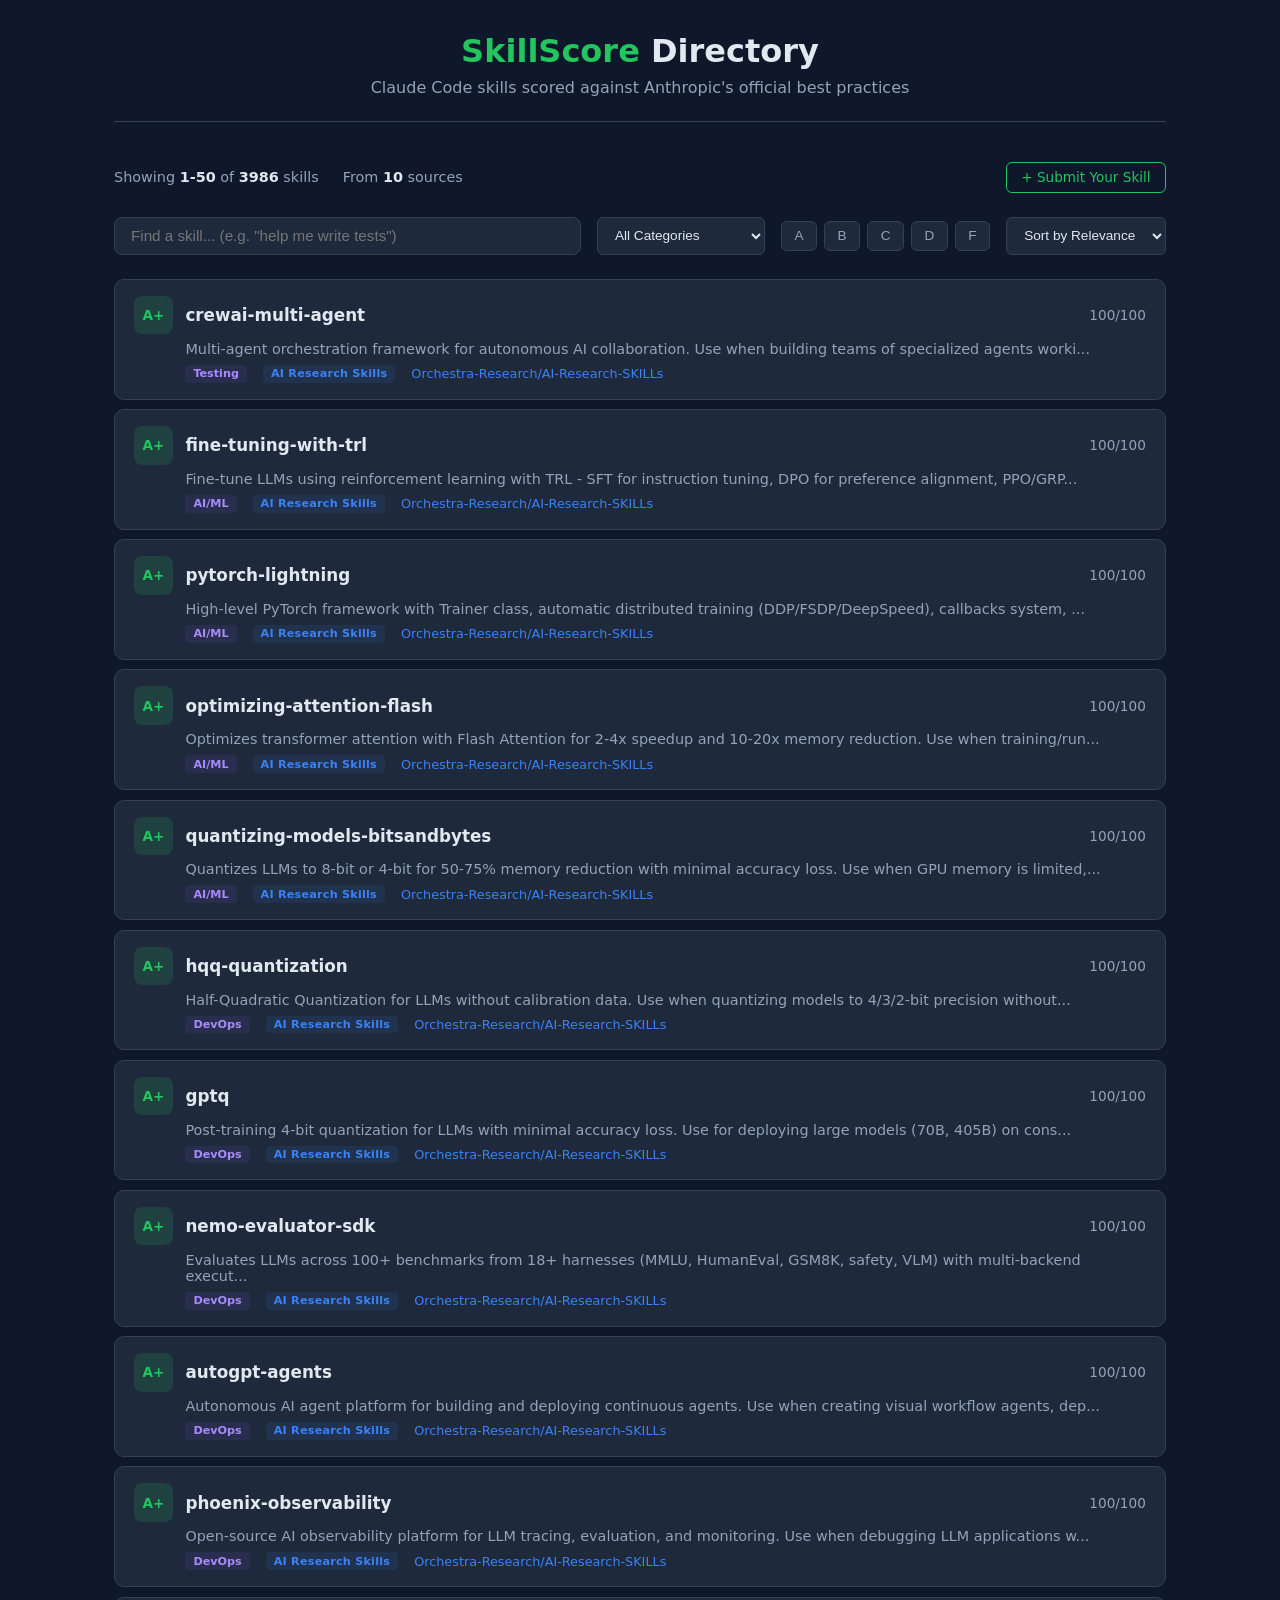
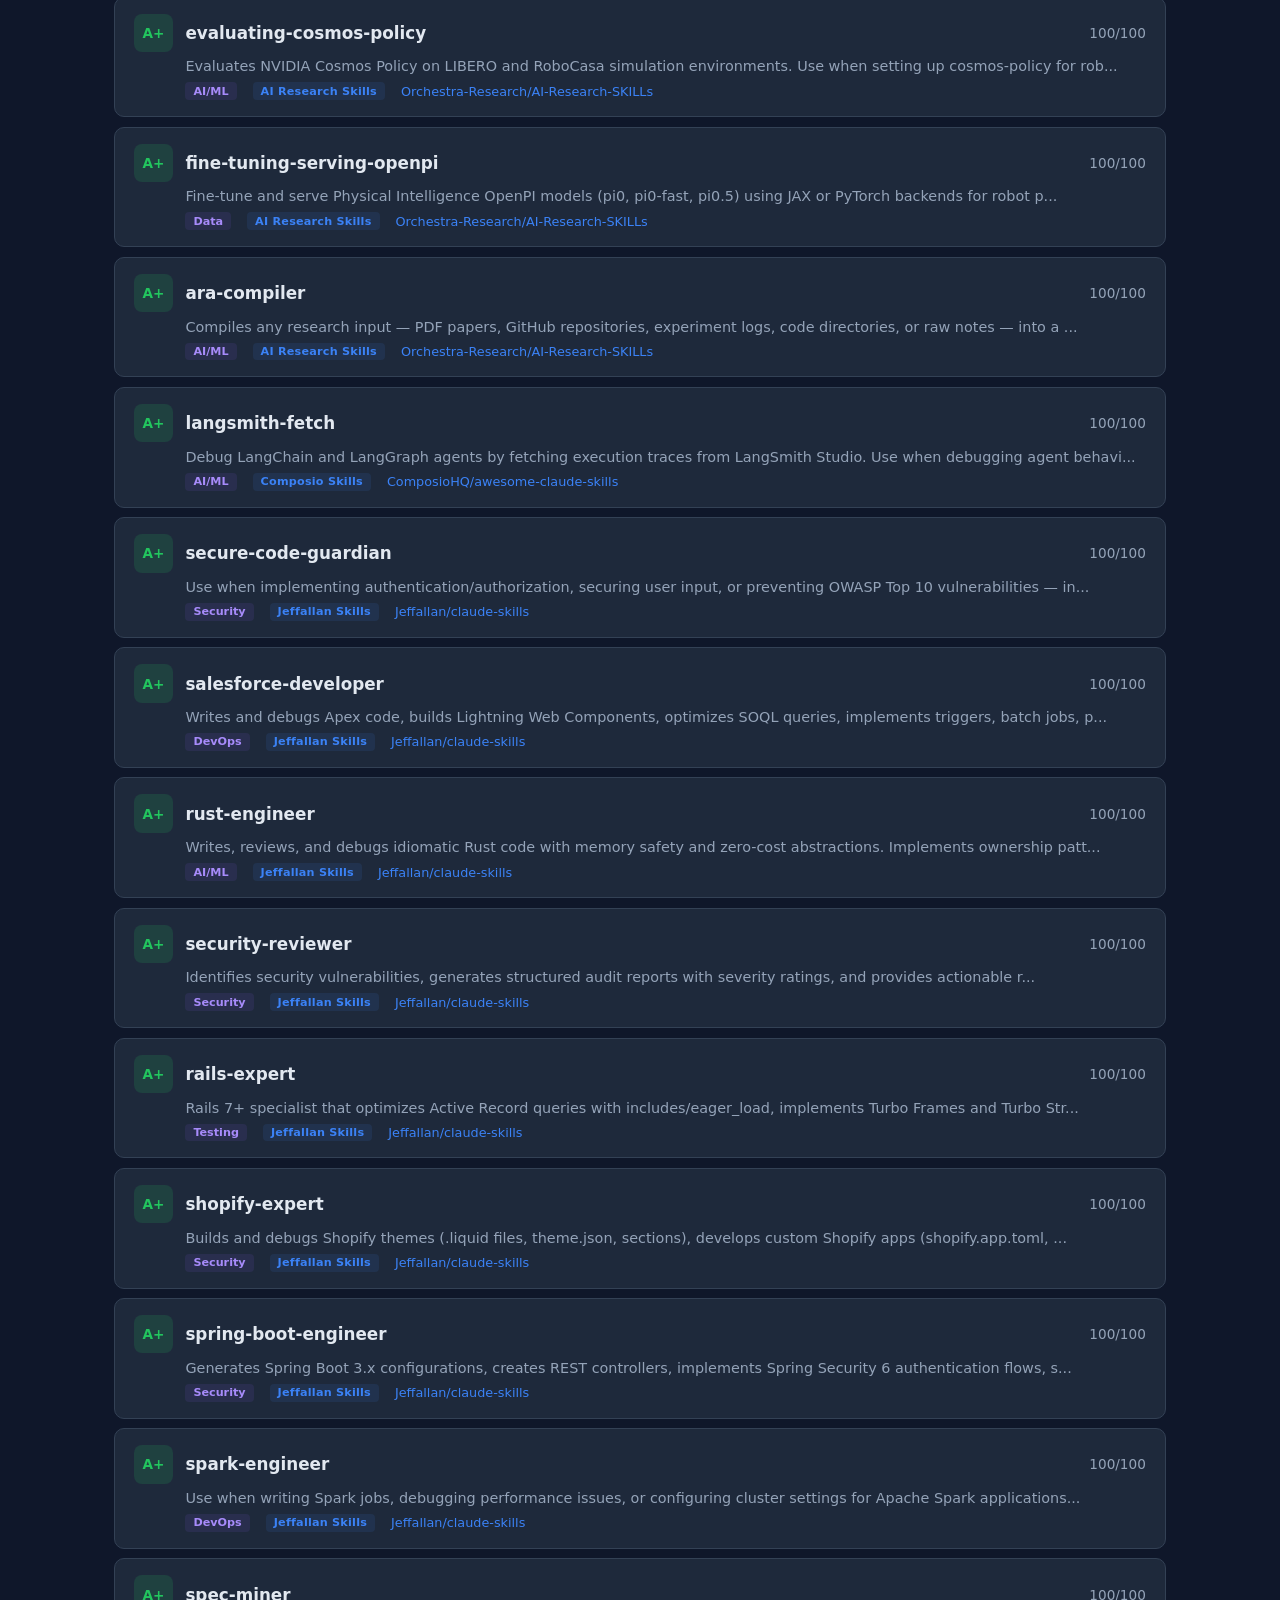
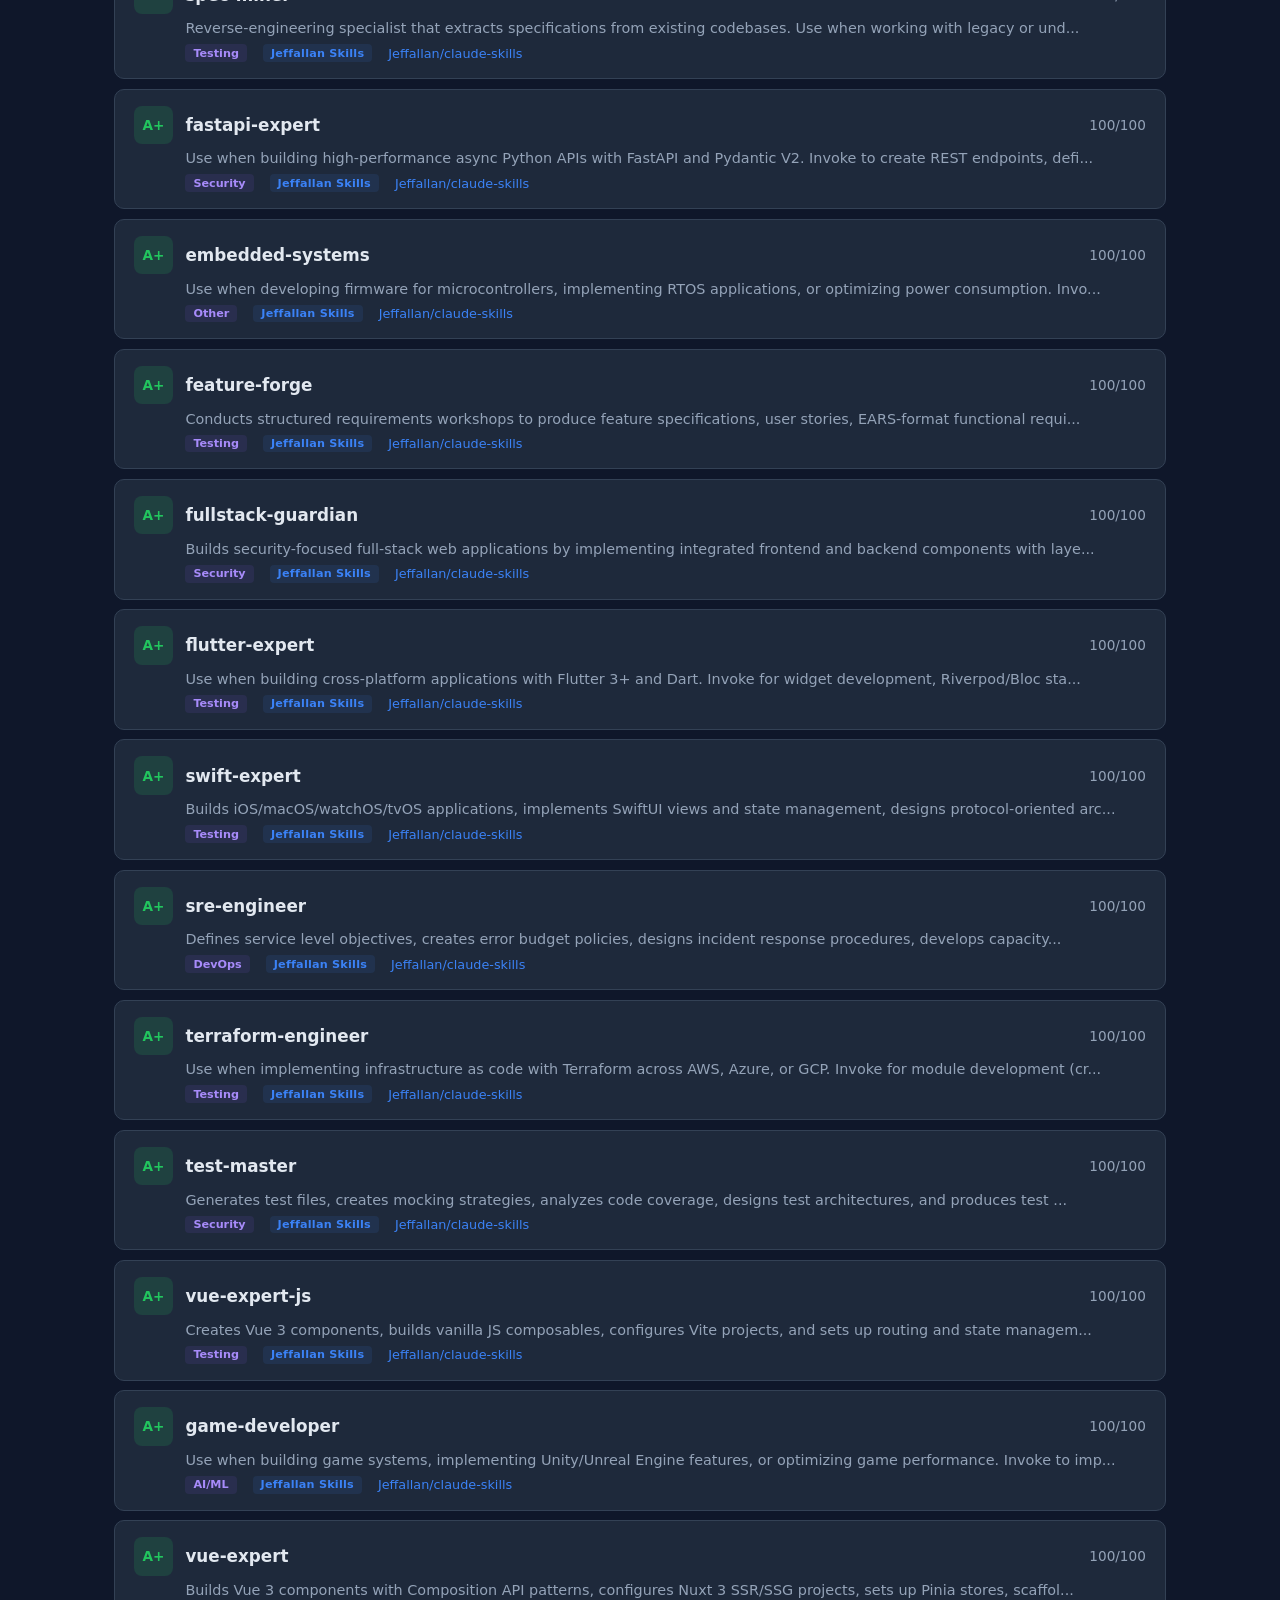
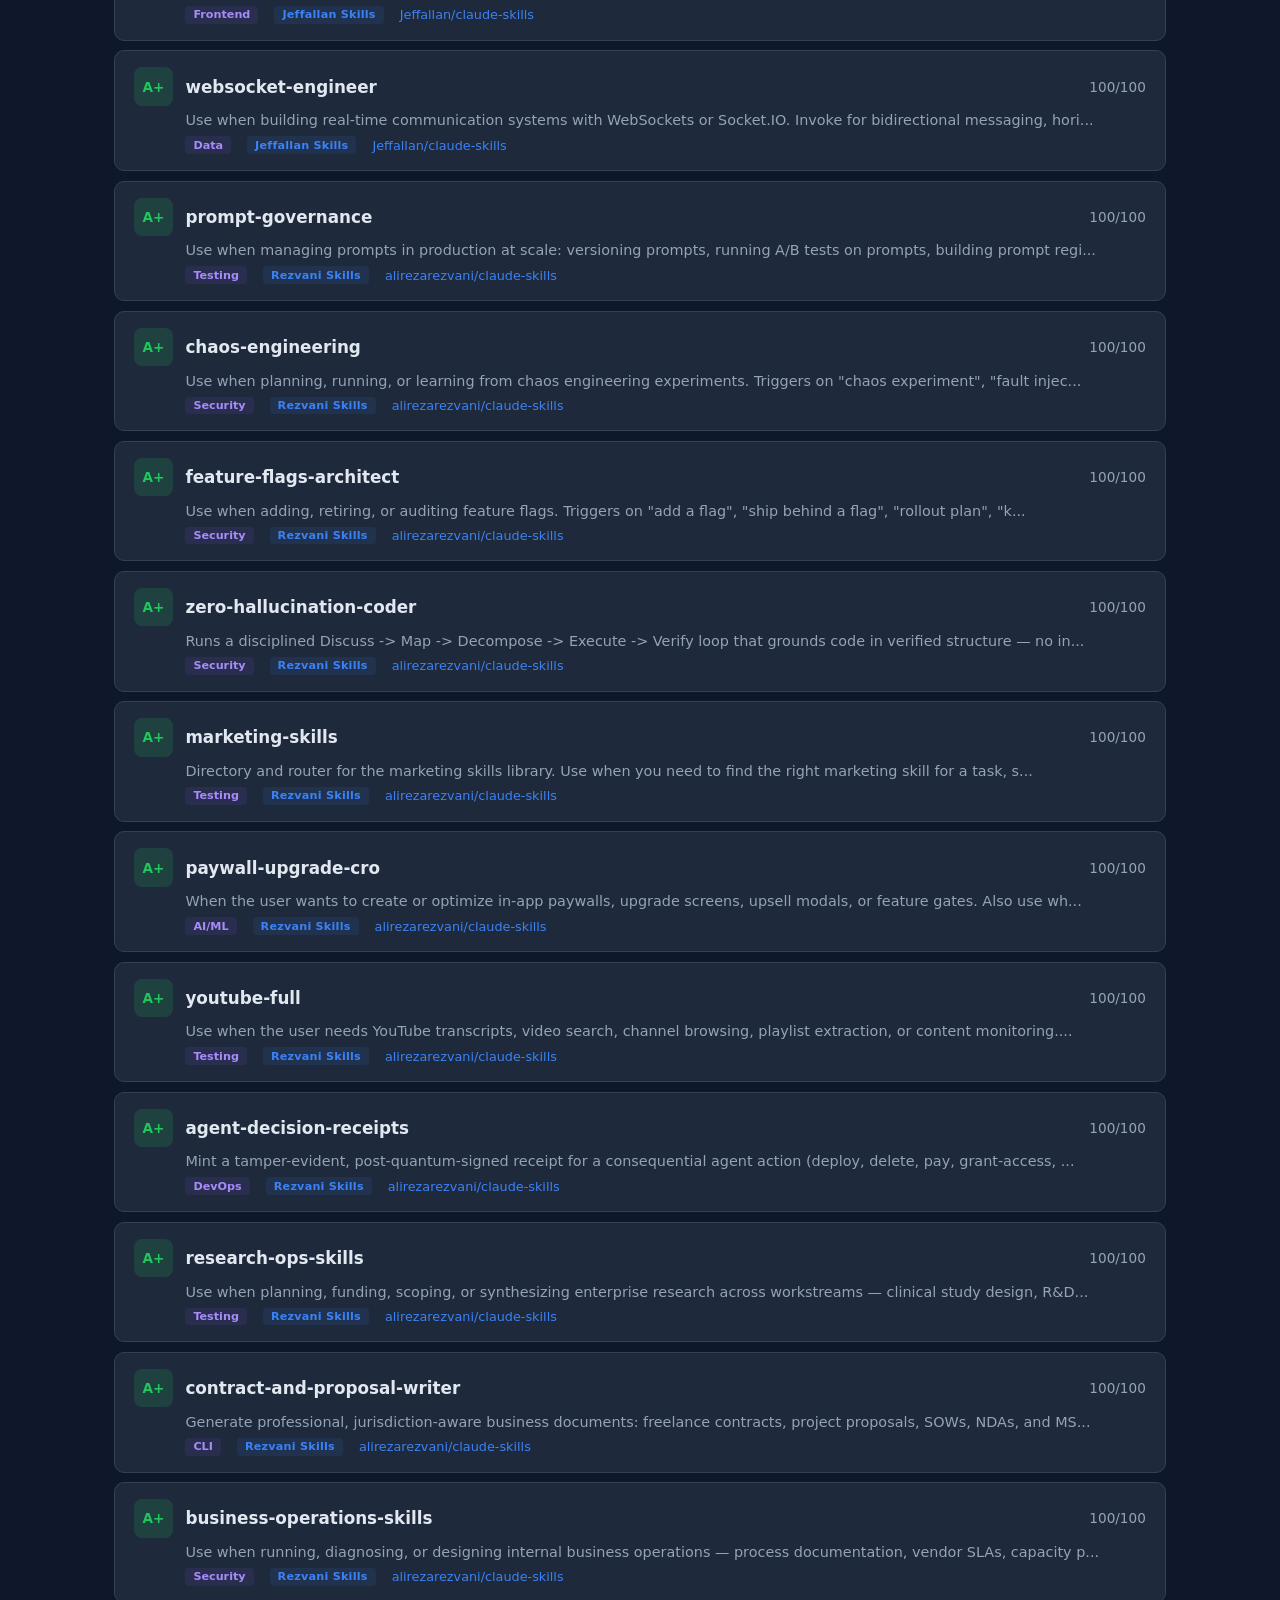
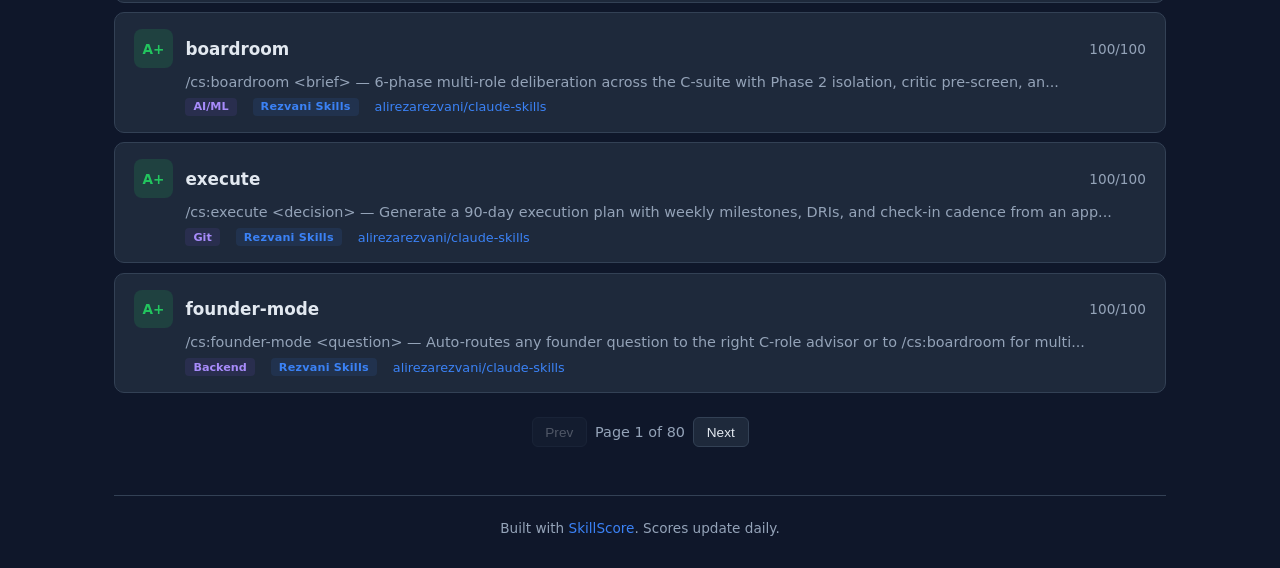
<file: index.html>
<!DOCTYPE html>
<html lang="en">
<head>
  <meta charset="utf-8">
  <meta name="viewport" content="width=device-width, initial-scale=1">
  <title>SkillScore - Claude Code Skills Directory</title>
  <link rel="stylesheet" href="style.css">
</head>
<body>
  <div class="container">
    <header>
      <h1><span>SkillScore</span> Directory</h1>
      <p>Claude Code skills scored against Anthropic's official best practices</p>
    </header>

    <div class="stats">
      <span id="stats-text"><strong id="showing-count">0</strong> of <strong id="total-count">0</strong> skills</span>
      <span>From <strong id="source-count">0</strong> sources</span>
      <a href="https://github.com/jtsilverman/skillscore/issues/new?template=submit-skill.yml" class="submit-btn" target="_blank">+ Submit Your Skill</a>
    </div>

    <div class="controls">
      <input type="text" id="search" class="search" placeholder="Find a skill... (e.g. &quot;help me write tests&quot;)" oninput="applyFilters()">
      <select id="category-filter" class="sort-select" onchange="applyFilters()">
        <option value="">All Categories</option>
      </select>
      <div class="filter-group">
        <button class="filter-btn" onclick="setGradeFilter('A', this)">A</button>
        <button class="filter-btn" onclick="setGradeFilter('B', this)">B</button>
        <button class="filter-btn" onclick="setGradeFilter('C', this)">C</button>
        <button class="filter-btn" onclick="setGradeFilter('D', this)">D</button>
        <button class="filter-btn" onclick="setGradeFilter('F', this)">F</button>
      </div>
      <select class="sort-select" onchange="setSort(this.value)">
        <option value="relevance">Sort by Relevance</option>
        <option value="score">Sort by Score</option>
        <option value="name">Sort by Name</option>
        <option value="repo">Sort by Repo</option>
      </select>
    </div>

    <div id="skill-list" class="skill-list">
      <div class="empty-state">Loading...</div>
    </div>

    <div id="pagination" class="pagination"></div>

    <footer>
      <p>Built with <a href="https://github.com/jtsilverman/skillscore">SkillScore</a>. Scores update daily.</p>
    </footer>
  </div>
  <script src="app.js"></script>
</body>
</html>
</file>
<file: style.css>
* { margin: 0; padding: 0; box-sizing: border-box; }

:root {
  --bg: #0f172a;
  --surface: #1e293b;
  --border: #334155;
  --text: #e2e8f0;
  --text-dim: #94a3b8;
  --green: #22c55e;
  --light-green: #86efac;
  --yellow: #facc15;
  --orange: #f97316;
  --red: #ef4444;
  --blue: #3b82f6;
}

body {
  font-family: -apple-system, BlinkMacSystemFont, 'Segoe UI', system-ui, sans-serif;
  background: var(--bg);
  color: var(--text);
  min-height: 100vh;
}

.container { max-width: 1100px; margin: 0 auto; padding: 2rem 1.5rem; }

header {
  text-align: center;
  margin-bottom: 2.5rem;
  padding-bottom: 1.5rem;
  border-bottom: 1px solid var(--border);
}

header h1 { font-size: 2rem; margin-bottom: 0.5rem; }
header h1 span { color: var(--green); }
header p { color: var(--text-dim); font-size: 1rem; }

.controls {
  display: flex;
  gap: 1rem;
  margin-bottom: 1.5rem;
  flex-wrap: wrap;
}

.search {
  flex: 1;
  min-width: 200px;
  padding: 0.6rem 1rem;
  background: var(--surface);
  border: 1px solid var(--border);
  border-radius: 8px;
  color: var(--text);
  font-size: 0.95rem;
  outline: none;
}

.search:focus { border-color: var(--blue); }

.filter-group { display: flex; gap: 0.4rem; align-items: center; }

.filter-btn {
  padding: 0.4rem 0.8rem;
  background: var(--surface);
  border: 1px solid var(--border);
  border-radius: 6px;
  color: var(--text-dim);
  cursor: pointer;
  font-size: 0.85rem;
  transition: all 0.15s;
}

.filter-btn:hover { border-color: var(--text-dim); color: var(--text); }
.filter-btn.active { border-color: var(--blue); color: var(--blue); background: rgba(59,130,246,0.1); }

.sort-select {
  padding: 0.5rem 0.8rem;
  background: var(--surface);
  border: 1px solid var(--border);
  border-radius: 6px;
  color: var(--text);
  font-size: 0.85rem;
  cursor: pointer;
}

.stats {
  display: flex;
  gap: 1.5rem;
  margin-bottom: 1.5rem;
  color: var(--text-dim);
  font-size: 0.9rem;
  align-items: center;
  flex-wrap: wrap;
}

.stats strong { color: var(--text); }

.submit-btn {
  margin-left: auto;
  padding: 0.4rem 0.9rem;
  border: 1px solid var(--green);
  border-radius: 6px;
  color: var(--green);
  text-decoration: none;
  font-size: 0.85rem;
  transition: all 0.15s;
}

.submit-btn:hover {
  background: rgba(34,197,94,0.1);
  text-decoration: none;
}

.skill-list { display: flex; flex-direction: column; gap: 0.6rem; }

.skill-card {
  background: var(--surface);
  border: 1px solid var(--border);
  border-radius: 10px;
  padding: 1rem 1.2rem;
  cursor: pointer;
  transition: border-color 0.15s;
}

.skill-card:hover { border-color: var(--text-dim); }

.skill-header {
  display: flex;
  align-items: center;
  gap: 0.8rem;
  margin-bottom: 0.4rem;
}

.grade-badge {
  display: inline-flex;
  align-items: center;
  justify-content: center;
  width: 2.4rem;
  height: 2.4rem;
  border-radius: 8px;
  font-weight: 700;
  font-size: 0.85rem;
  flex-shrink: 0;
}

.grade-A { background: rgba(34,197,94,0.15); color: var(--green); }
.grade-B { background: rgba(134,239,172,0.15); color: var(--light-green); }
.grade-C { background: rgba(250,204,21,0.15); color: var(--yellow); }
.grade-D { background: rgba(249,115,22,0.15); color: var(--orange); }
.grade-F { background: rgba(239,68,68,0.15); color: var(--red); }

.skill-name { font-weight: 600; font-size: 1.05rem; }
.skill-score { color: var(--text-dim); font-size: 0.85rem; margin-left: auto; }
.skill-desc { color: var(--text-dim); font-size: 0.9rem; margin-bottom: 0.5rem; padding-left: 3.2rem; }
.skill-meta { display: flex; gap: 1rem; padding-left: 3.2rem; font-size: 0.8rem; color: var(--text-dim); align-items: center; flex-wrap: wrap; }

.source-badge {
  display: inline-block;
  padding: 0.15rem 0.5rem;
  border-radius: 4px;
  font-size: 0.7rem;
  font-weight: 600;
  letter-spacing: 0.02em;
}

.source-official { background: rgba(250,204,21,0.15); color: var(--yellow); }
.source-local { background: rgba(34,197,94,0.15); color: var(--green); }
.source-community { background: rgba(59,130,246,0.1); color: var(--blue); }

.category-badge {
  display: inline-block;
  padding: 0.15rem 0.5rem;
  border-radius: 4px;
  font-size: 0.7rem;
  font-weight: 600;
  background: rgba(139,92,246,0.1);
  color: var(--purple, #a78bfa);
}
.skill-meta a { color: var(--blue); text-decoration: none; }
.skill-meta a:hover { text-decoration: underline; }

.skill-details {
  display: none;
  margin-top: 0.8rem;
  padding-top: 0.8rem;
  border-top: 1px solid var(--border);
  padding-left: 3.2rem;
}

.skill-card.expanded .skill-details { display: block; }

.dim-row {
  display: flex;
  align-items: center;
  gap: 0.6rem;
  margin-bottom: 0.3rem;
  font-size: 0.85rem;
}

.dim-label { width: 90px; color: var(--text-dim); }

.dim-bar {
  flex: 1;
  height: 6px;
  background: var(--border);
  border-radius: 3px;
  overflow: hidden;
}

.dim-bar-fill { height: 100%; border-radius: 3px; transition: width 0.3s; }

.dim-score { width: 30px; text-align: right; font-size: 0.8rem; }

.empty-state {
  text-align: center;
  padding: 3rem;
  color: var(--text-dim);
}

.pagination {
  display: flex;
  justify-content: center;
  align-items: center;
  gap: 0.5rem;
  margin-top: 1.5rem;
  font-size: 0.9rem;
}

.pagination button {
  padding: 0.4rem 0.8rem;
  background: var(--surface);
  border: 1px solid var(--border);
  border-radius: 6px;
  color: var(--text);
  cursor: pointer;
  font-size: 0.85rem;
}

.pagination button:hover { border-color: var(--text-dim); }
.pagination button:disabled { opacity: 0.3; cursor: default; }
.pagination .page-info { color: var(--text-dim); }

footer {
  text-align: center;
  margin-top: 3rem;
  padding-top: 1.5rem;
  border-top: 1px solid var(--border);
  color: var(--text-dim);
  font-size: 0.85rem;
}

footer a { color: var(--blue); text-decoration: none; }
footer a:hover { text-decoration: underline; }

@media (max-width: 640px) {
  .controls { flex-direction: column; }
  .skill-desc, .skill-meta, .skill-details { padding-left: 0; }
}
</file>
